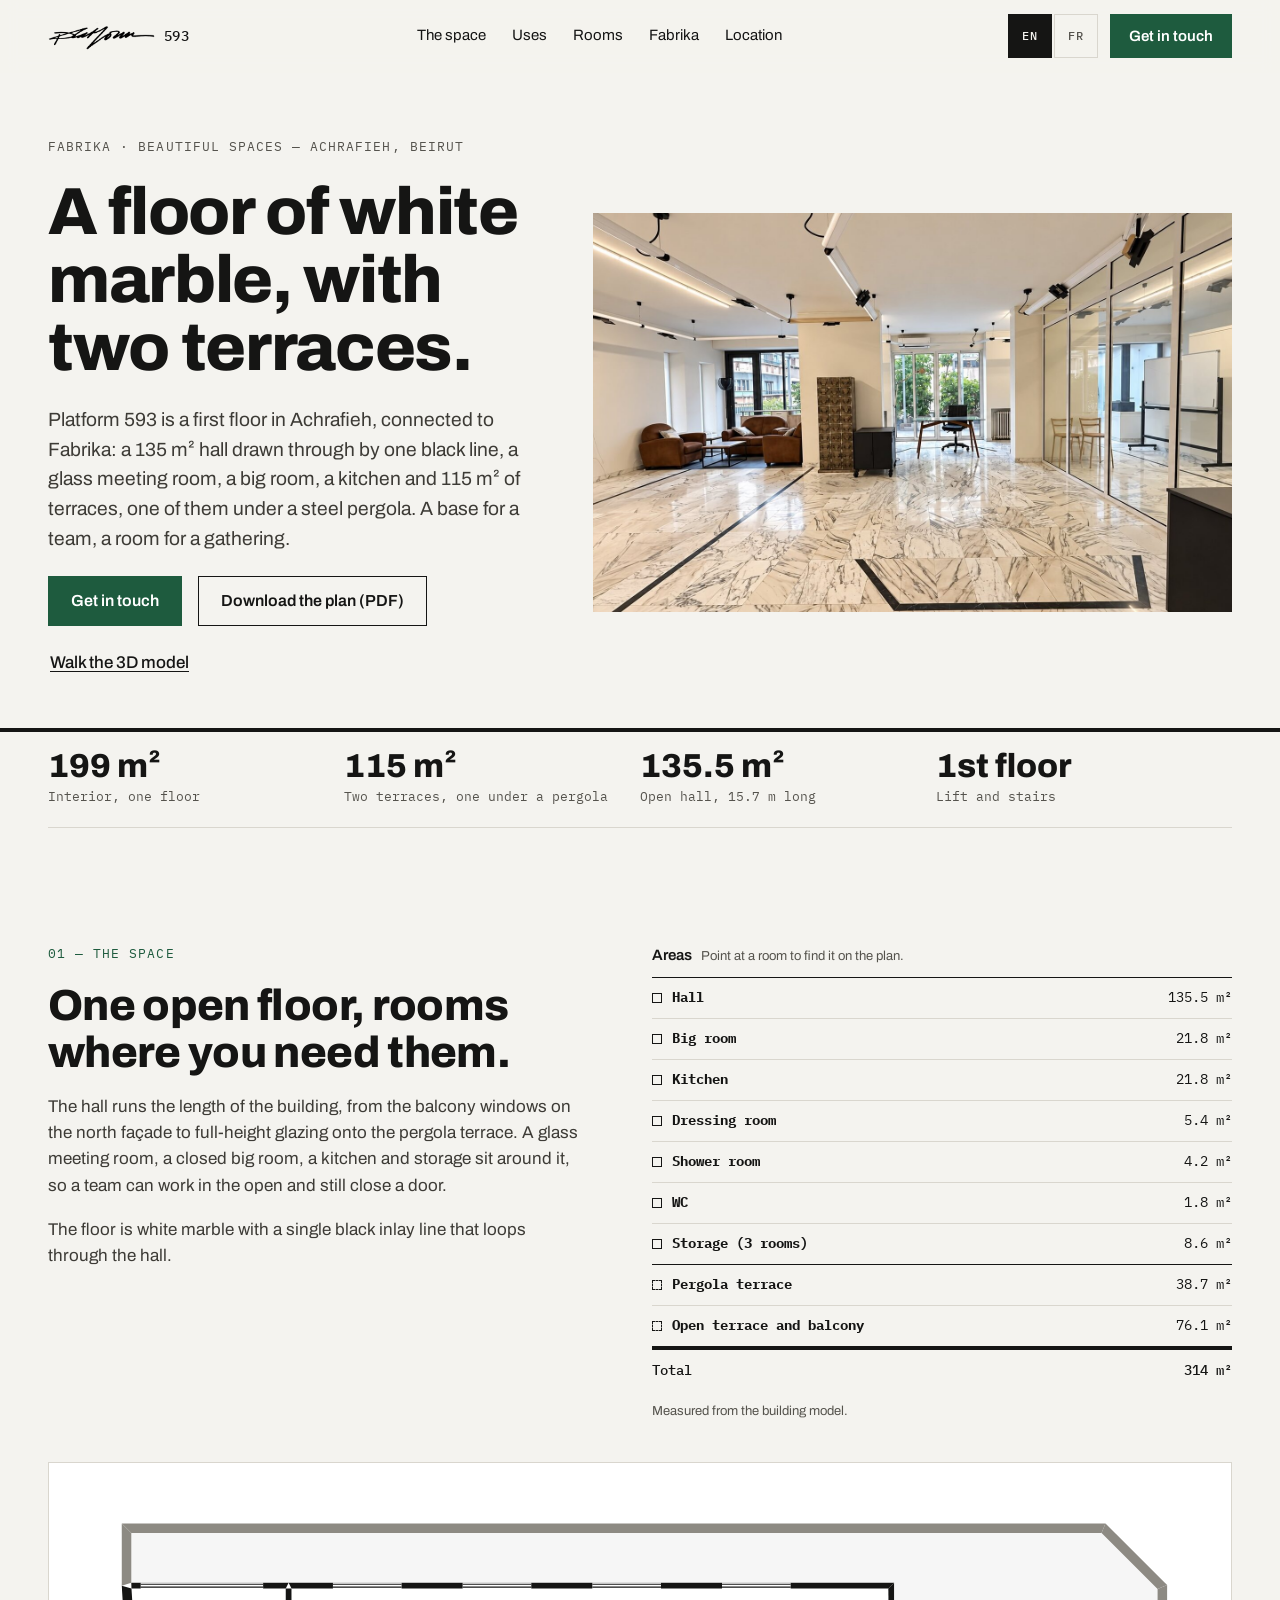
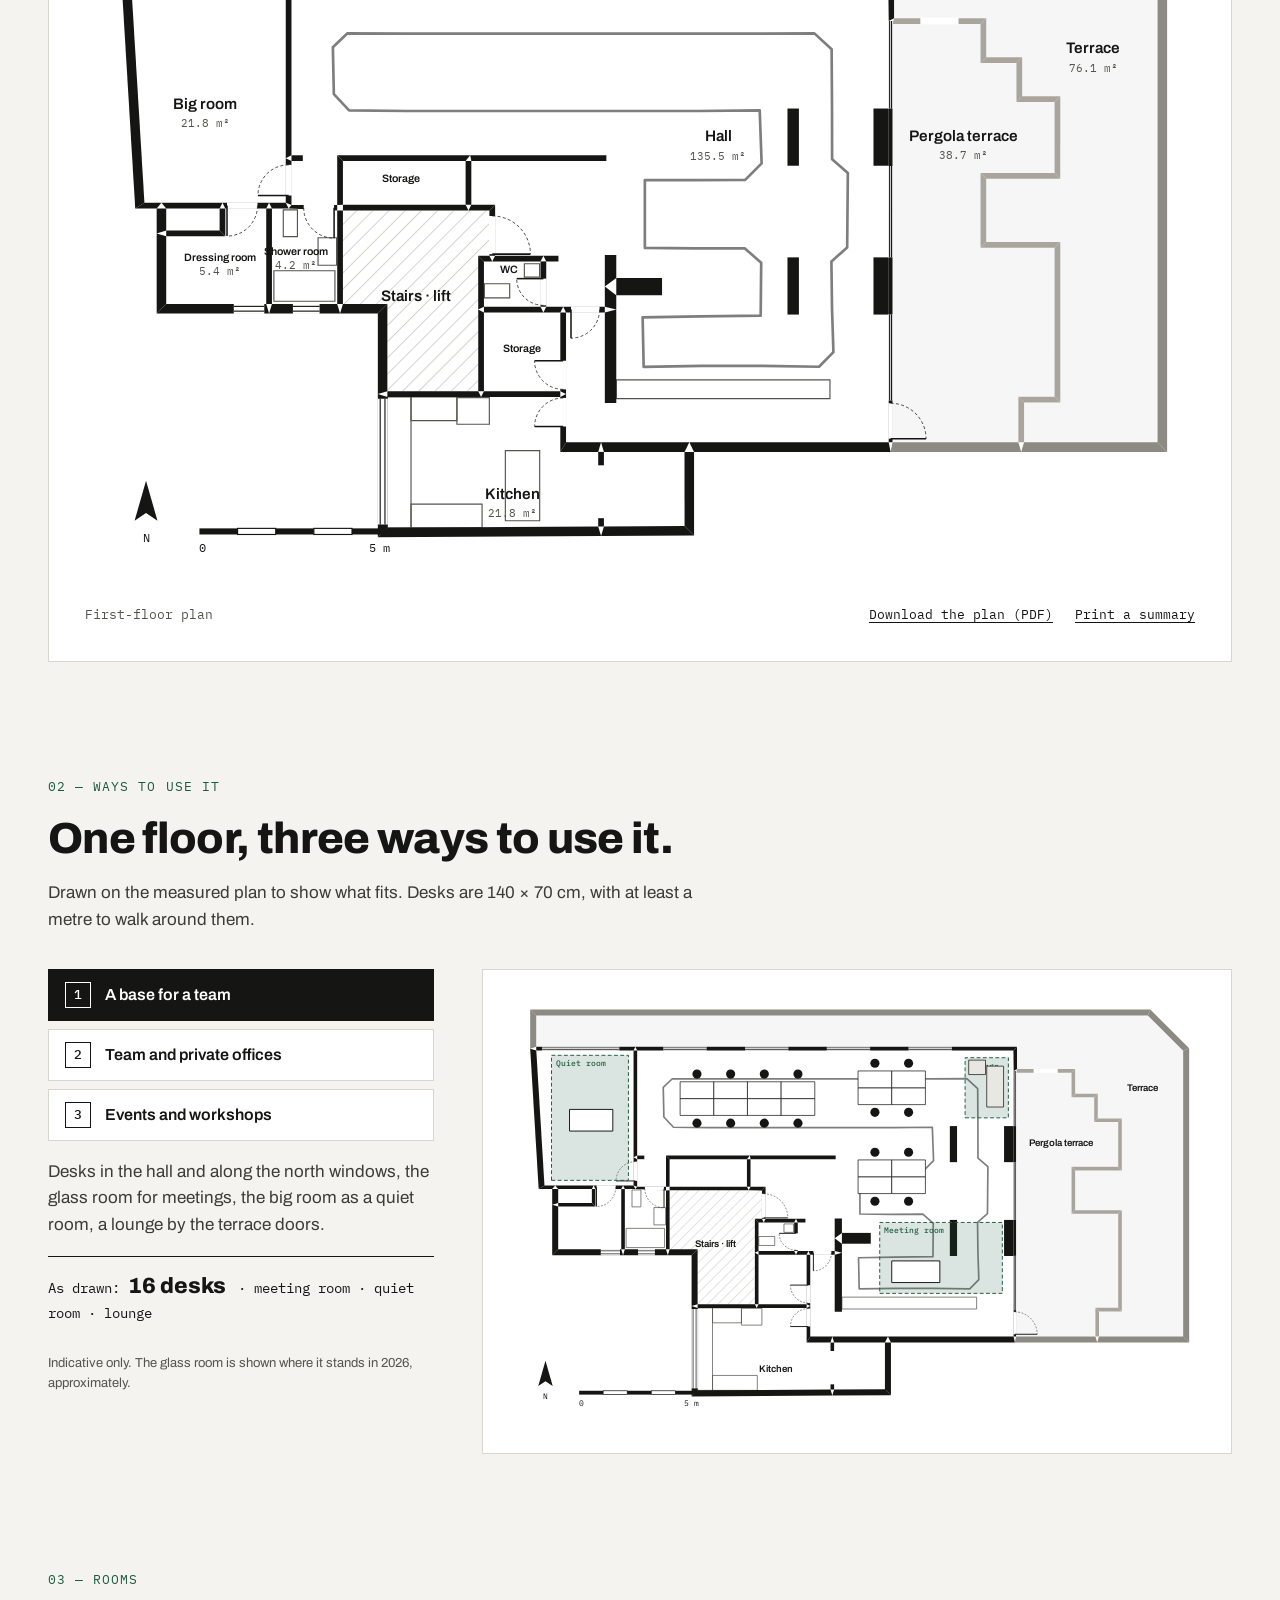
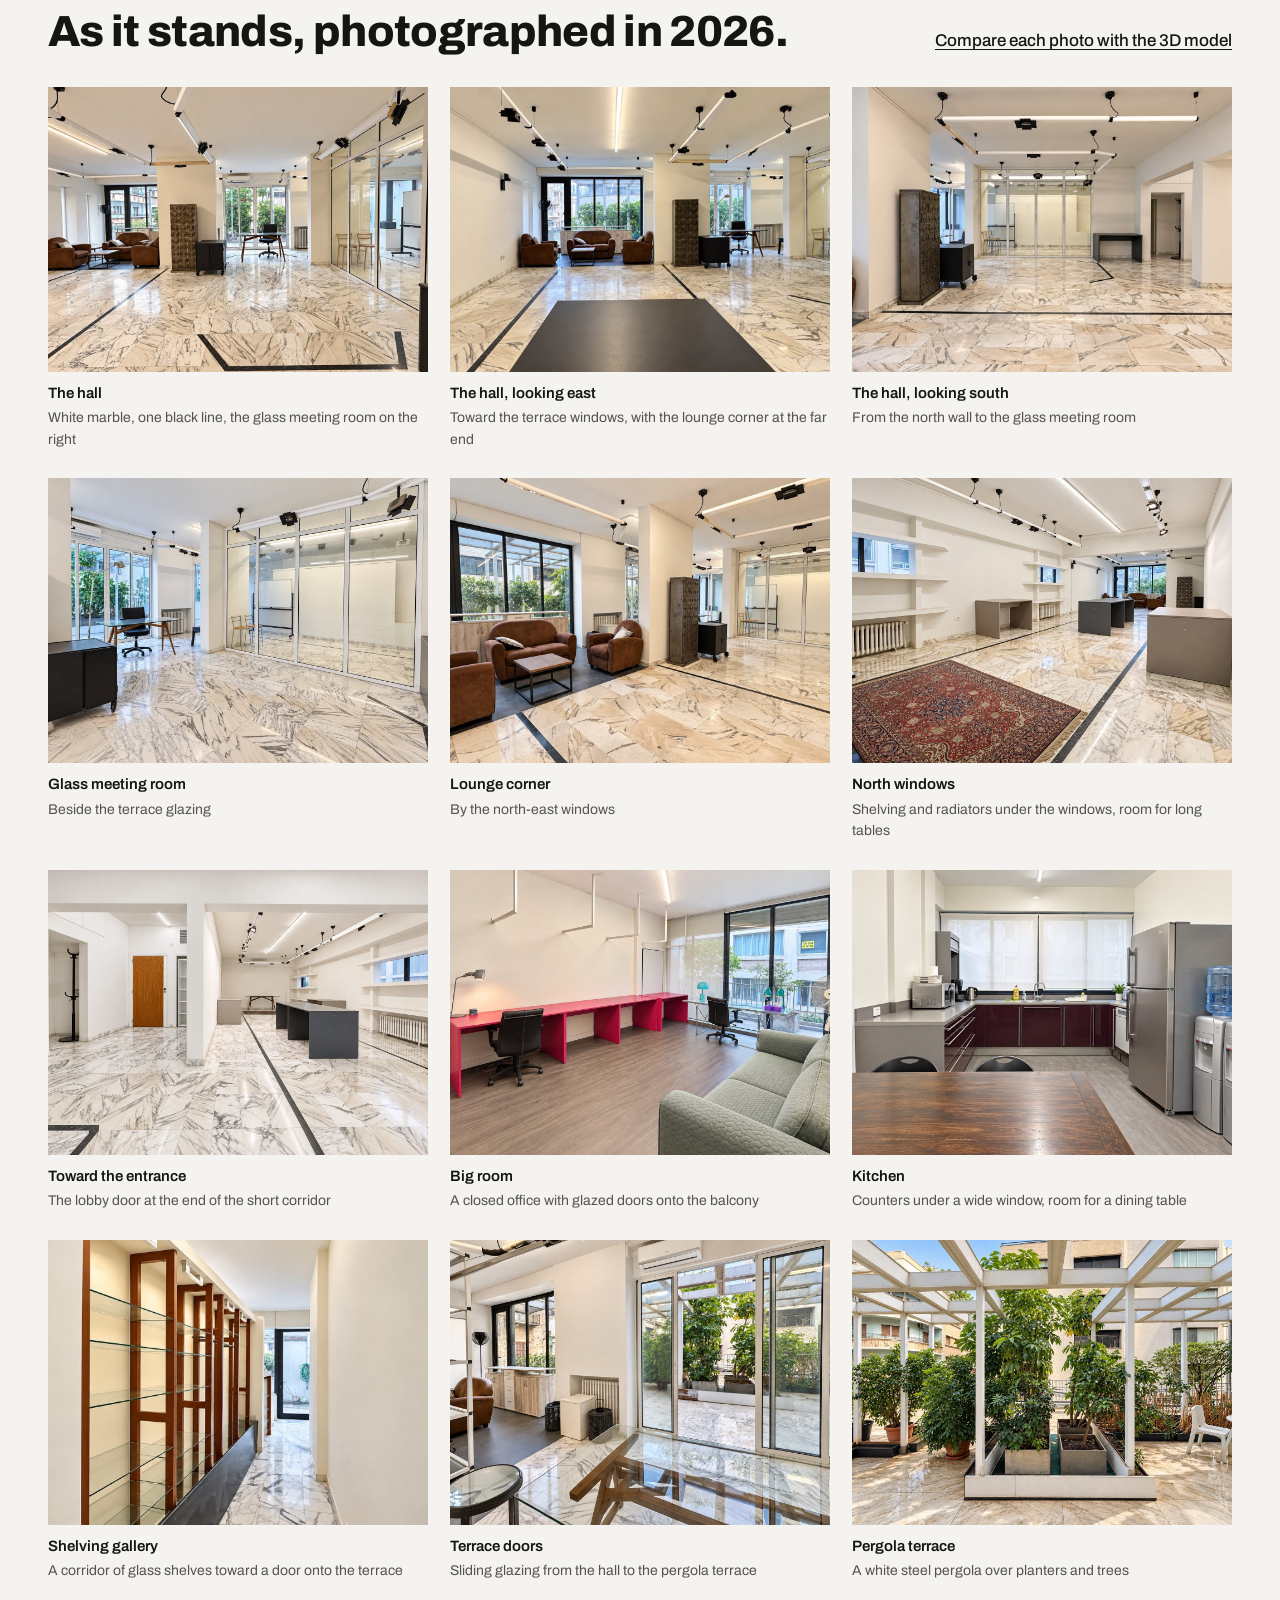
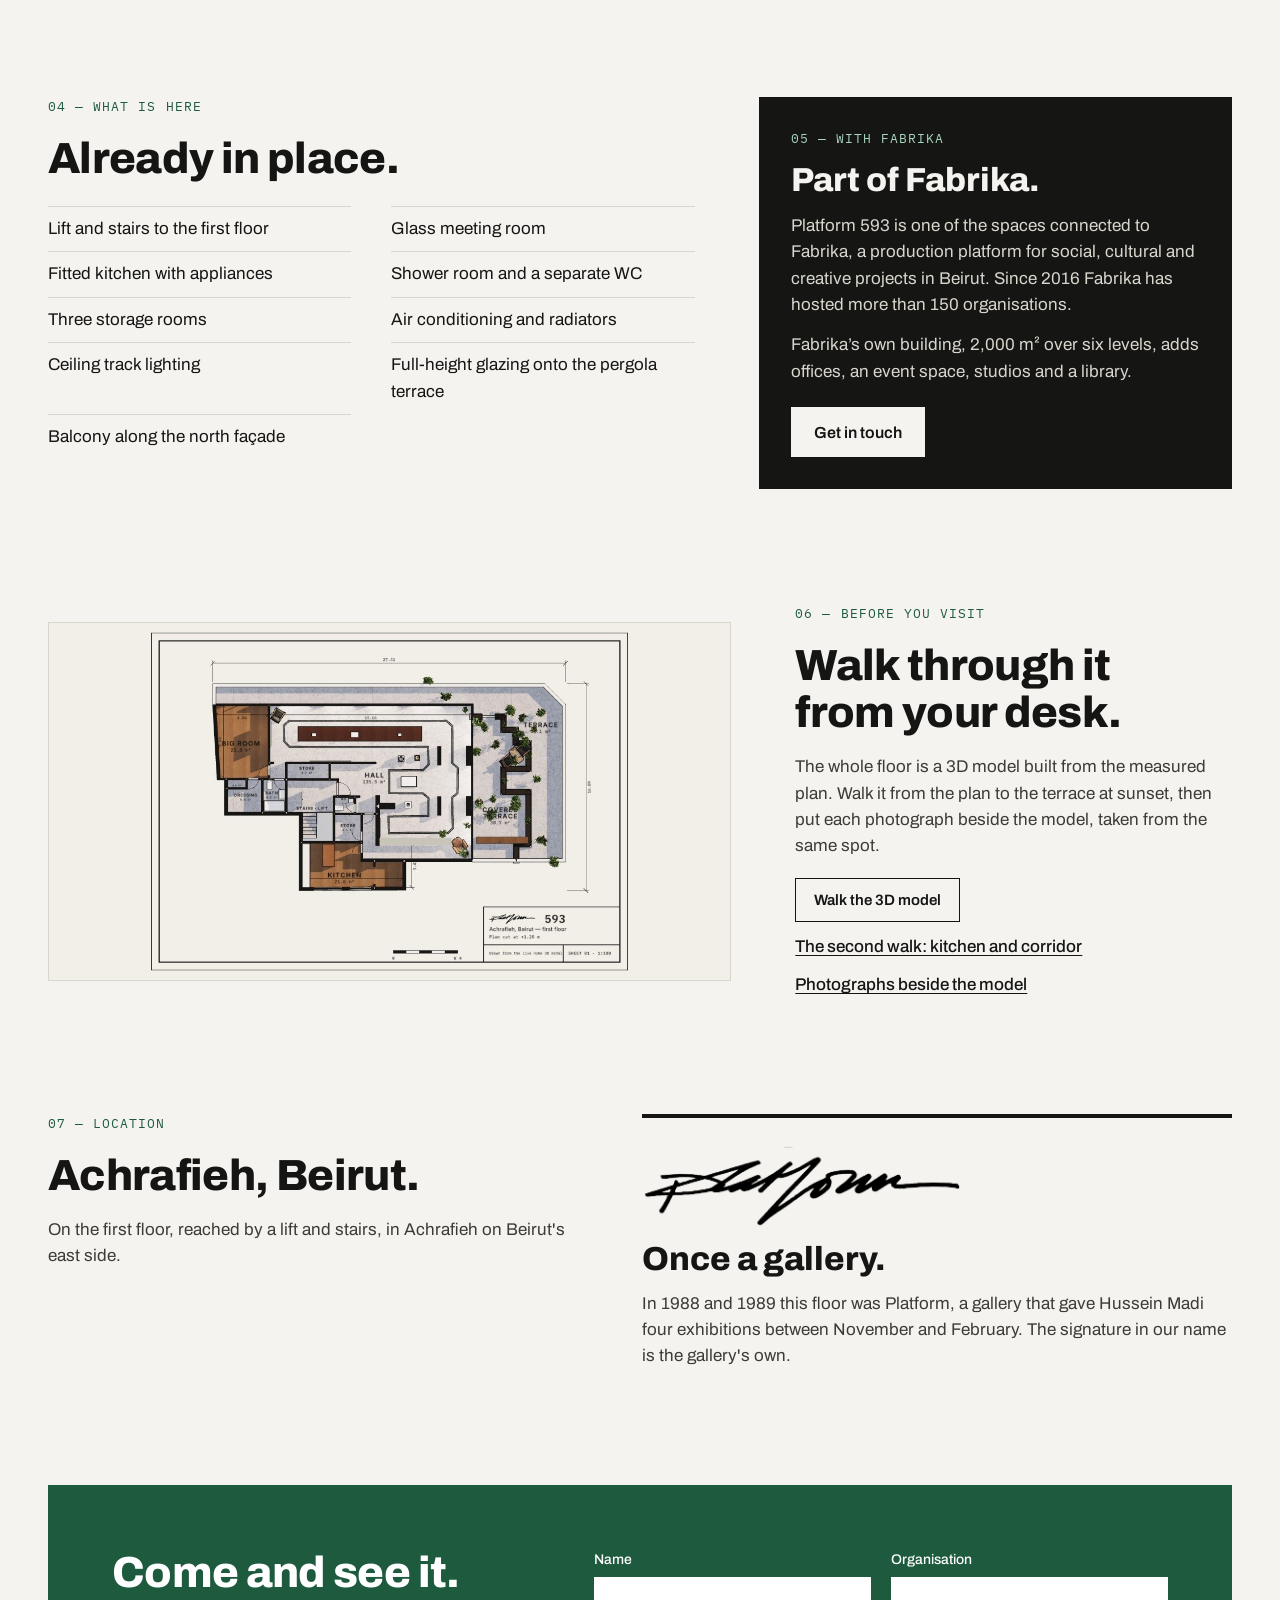
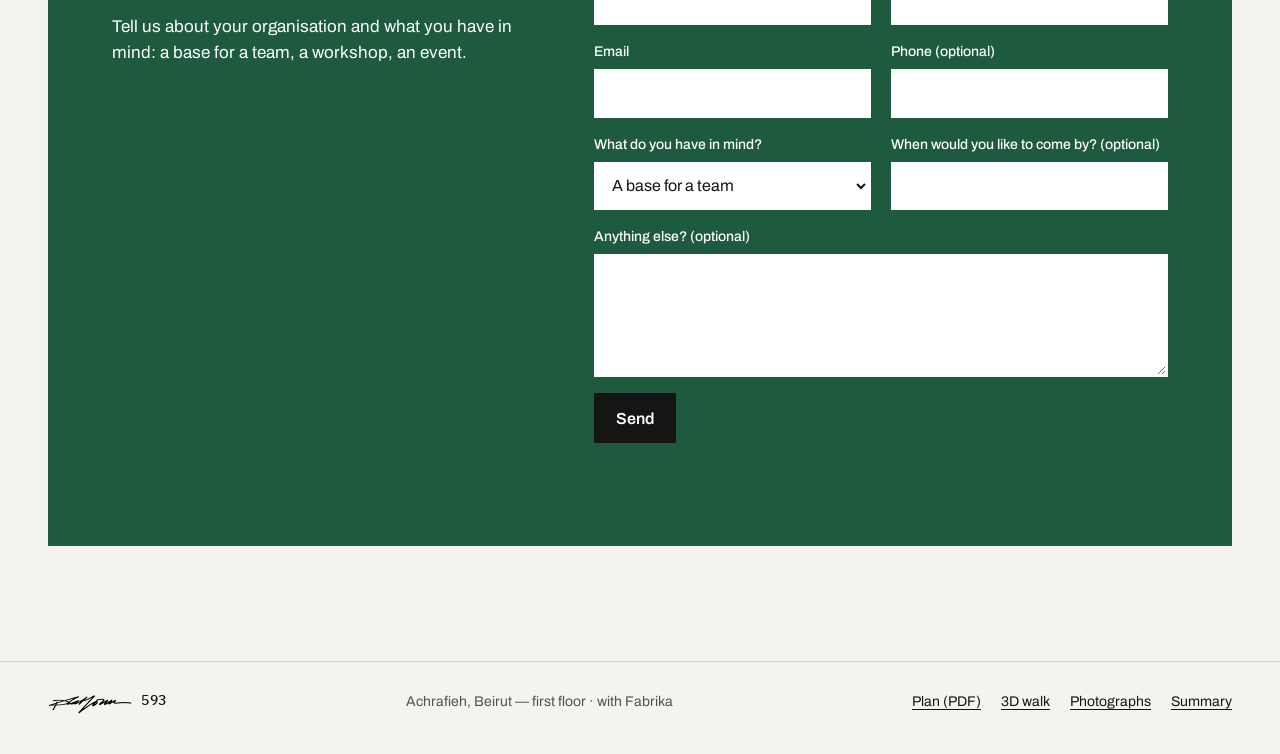
<file: spaces.html>
<!doctype html>
<html lang="en">
<head>
  <meta charset="utf-8">
  <meta name="viewport" content="width=device-width, initial-scale=1, viewport-fit=cover">
  <title>Platform 593 — Beautiful spaces, with Fabrika — Achrafieh, Beirut</title>
  <meta name="description" content="Platform 593, a first floor in Achrafieh, Beirut, connected to Fabrika: a 135 m² hall in white marble, a glass meeting room, a kitchen and 115 m² of terraces, for teams and gatherings.">
  <meta name="theme-color" content="#f4f3ef">
  <meta property="og:type" content="website">
  <meta property="og:title" content="Platform 593 — Beautiful spaces, with Fabrika — Achrafieh, Beirut">
  <meta property="og:description" content="A first floor in Achrafieh: a 135 m² marble hall, a glass meeting room, a kitchen and 115 m² of terraces.">
  <meta property="og:image" content="assets/og-spaces.jpg">
  <link rel="icon" href="data:image/svg+xml,%3Csvg xmlns=%27http://www.w3.org/2000/svg%27 viewBox=%270 0 32 32%27%3E%3Crect width=%2732%27 height=%2732%27 fill=%27%23f2efe8%27/%3E%3Cpath d=%27M7 25V7h18v18%27 fill=%27none%27 stroke=%27%23171614%27 stroke-width=%273%27/%3E%3C/svg%3E">
  <link rel="preconnect" href="https://fonts.googleapis.com">
  <link rel="preconnect" href="https://fonts.gstatic.com" crossorigin>
  <link href="https://fonts.googleapis.com/css2?family=Archivo:wght@400;500;600;800&amp;family=IBM+Plex+Mono:wght@400;500&amp;display=swap" rel="stylesheet">
  <link rel="stylesheet" href="css/spaces.css">
  <script type="module" src="js/spaces.js"></script>
</head>
<body class="ws">
  <a class="skip" href="#main" data-w="skip">Skip to content</a>

  <header class="head">
    <div class="wrap head__in">
      <a class="brand" href="#top" aria-label="Platform 593">
        <img class="brand__sig" src="assets/brand/signature.png" alt="Platform" width="1320" height="347">
        <span class="brand__no">593</span>
      </a>
      <nav class="head__nav" aria-label="Sections">
        <a href="#space" data-w="nav.space">The space</a>
        <a href="#layouts" data-w="nav.layouts">Uses</a>
        <a href="#rooms" data-w="nav.rooms">Rooms</a>
        <a href="#fabrika" data-w="nav.fabrika">Fabrika</a>
        <a href="#location" data-w="nav.location">Location</a>
      </nav>
      <div class="head__end">
        <div class="lang" role="group" aria-label="Language" data-w-aria="langLabel">
          <button type="button" data-lang="en" lang="en" aria-pressed="true">EN</button>
          <button type="button" data-lang="fr" lang="fr" aria-pressed="false">FR</button>
        </div>
        <a class="btn btn--accent" href="#contact" data-w="nav.contact">Get in touch</a>
      </div>
    </div>
  </header>

  <main id="main">
    <section id="top" class="wrap hero">
      <div class="hero__text">
        <p class="eyebrow" data-w="hero.eyebrow">Fabrika · Beautiful spaces — Achrafieh, Beirut</p>
        <h1 class="hero__title" data-w="hero.title">A floor of white marble, with two terraces.</h1>
        <p class="hero__lead" data-w="hero.lead">Platform 593 is a first floor in Achrafieh, connected to Fabrika: a 135 m² hall drawn through by one black line, a glass meeting room, a big room, a kitchen and 115 m² of terraces, one of them under a steel pergola. A base for a team, a room for a gathering.</p>
        <div class="actions">
          <a class="btn btn--accent btn--lg" href="#contact" data-w="hero.contact">Get in touch</a>
          <a class="btn btn--line btn--lg" href="assets/docs/platform-593-plan.pdf" download data-w="hero.plan">Download the plan (PDF)</a>
          <a class="link-walk" href="index.html" data-link="walk" data-w="hero.walk">Walk the 3D model</a>
        </div>
      </div>
      <figure class="hero__photo">
        <img src="assets/photos/01.jpg" srcset="assets/photos/thumbs/01.jpg 360w, assets/photos/01.jpg 1600w" sizes="(max-width: 860px) 100vw, 58vw" width="1600" height="900" fetchpriority="high" alt="The hall: white marble floor with a black inlay line, the glass meeting room on the right and the terrace windows beyond" data-w-alt="hero.photoAlt">
      </figure>
    </section>

    <section class="wrap figures" aria-label="Key figures">
      <div class="fig"><span class="fig__v" data-fig="interior">199 m²</span><span class="fig__k" data-w="figures.interior">Interior, one floor</span></div>
      <div class="fig"><span class="fig__v" data-fig="terraces">115 m²</span><span class="fig__k" data-w="figures.terraces">Two terraces, one under a pergola</span></div>
      <div class="fig"><span class="fig__v" data-fig="hall">135 m²</span><span class="fig__k" data-w="figures.hall">Open hall, 15.7 m long</span></div>
      <div class="fig"><span class="fig__v" data-w="figures.floor">1st floor</span><span class="fig__k" data-w="figures.floorSub">Lift and stairs</span></div>
    </section>

    <section id="space" class="wrap section">
      <div class="split">
        <div class="split__a stack">
          <p class="kicker" data-w="space.kicker">01 — The space</p>
          <h2 class="h2" data-w="space.title">One open floor, rooms where you need them.</h2>
          <p class="body" data-w="space.p1">The hall runs the length of the building, from the balcony windows on the north façade to full-height glazing onto the pergola terrace. A glass meeting room, a closed big room, a kitchen and storage sit around it, so a team can work in the open and still close a door.</p>
          <p class="body" data-w="space.p2">The floor is white marble with a single black inlay line that loops through the hall.</p>
        </div>
        <div class="split__b">
          <table class="areas">
            <caption><span data-w="space.areas">Areas</span> <span class="areas__hint" data-w="space.areasHint">Point at a room to find it on the plan.</span></caption>
            <tbody id="areas-body"></tbody>
            <tfoot><tr><th scope="row" data-w="space.total">Total</th><td id="areas-total">314 m²</td></tr></tfoot>
          </table>
          <p class="small" data-w="space.source">Measured from the building model.</p>
        </div>
      </div>
      <figure class="plan-card">
        <div class="plan" id="plan"></div>
        <figcaption class="plan-card__cap">
          <span data-w="space.planTitle">First-floor plan</span>
          <span class="plan-card__links">
            <a href="assets/docs/platform-593-plan.pdf" download data-w="space.pdf">Download the plan (PDF)</a>
            <button type="button" class="linkish" data-print data-w="space.print">Print a summary</button>
          </span>
        </figcaption>
      </figure>
    </section>

    <section id="layouts" class="wrap section">
      <div class="stack narrow">
        <p class="kicker" data-w="layouts.kicker">02 — Ways to use it</p>
        <h2 class="h2" data-w="layouts.title">One floor, three ways to use it.</h2>
        <p class="body" data-w="layouts.lead">Drawn on the measured plan to show what fits. Desks are 140 × 70 cm, with at least a metre to walk around them.</p>
      </div>
      <div class="layouts">
        <div class="layouts__side">
          <div class="tabs" role="group" aria-label="Choose a layout" data-w-aria="layouts.tabsLabel">
            <button type="button" class="tab" data-layout="studio" aria-pressed="true"><span class="tab__n">1</span><span data-w="layouts.studio.name">A base for a team</span></button>
            <button type="button" class="tab" data-layout="team" aria-pressed="false"><span class="tab__n">2</span><span data-w="layouts.team.name">Team and private offices</span></button>
            <button type="button" class="tab" data-layout="host" aria-pressed="false"><span class="tab__n">3</span><span data-w="layouts.host.name">Events and workshops</span></button>
          </div>
          <p class="body" id="layout-text">Desks in the hall and along the north windows, the glass room for meetings, the big room as a quiet room, a lounge by the terrace doors.</p>
          <p class="layout-count" id="layout-count" aria-live="polite"></p>
          <p class="small" data-w="layouts.note">Indicative only. The glass room is shown where it stands in 2026, approximately.</p>
        </div>
        <div class="plan plan--layout" id="layout-plan"></div>
      </div>
    </section>

    <section id="rooms" class="wrap section">
      <div class="row-head">
        <div class="stack">
          <p class="kicker" data-w="gallery.kicker">03 — Rooms</p>
          <h2 class="h2" data-w="gallery.title">As it stands, photographed in 2026.</h2>
        </div>
        <a href="photos.html" data-link="photos" data-w="gallery.compare">Compare each photo with the 3D model</a>
      </div>
      <ul class="gallery" id="gallery"></ul>
    </section>

    <section id="fabrika" class="wrap section practical">
      <div class="practical__main stack">
        <p class="kicker" data-w="here.kicker">04 — What is here</p>
        <h2 class="h2" data-w="here.title">Already in place.</h2>
        <ul class="rule-list rule-list--cols" id="in-place"></ul>
      </div>
      <aside class="panel" aria-labelledby="fabrika-title">
        <p class="panel__kicker" data-w="fabrika.kicker">05 — With Fabrika</p>
        <h2 class="panel__title" id="fabrika-title" data-w="fabrika.title">Part of Fabrika.</h2>
        <p data-w="fabrika.text">Platform 593 is one of the spaces connected to Fabrika, a production platform for social, cultural and creative projects in Beirut. Since 2016 Fabrika has hosted more than 150 organisations.</p>
        <p data-w="fabrika.more">Fabrika’s own building, 2,000 m² over six levels, adds offices, an event space, studios and a library.</p>
        <div class="panel__actions">
          <a class="btn btn--paper btn--lg" href="#contact" data-w="fabrika.contact">Get in touch</a>
          <a class="panel__link" id="fabrika-link" href="#fabrika" target="_blank" rel="noopener" hidden data-w="fabrika.link">Visit Fabrika</a>
        </div>
      </aside>
    </section>

    <section id="model" class="wrap section model">
      <figure class="model__fig">
        <img src="assets/og.jpg" width="1200" height="630" loading="lazy" alt="The floor drawn as a plan sheet, cut at 1.20 metres" data-w-alt="model.sheetAlt">
      </figure>
      <div class="model__text stack">
        <p class="kicker" data-w="model.kicker">06 — Before you visit</p>
        <h2 class="h2" data-w="model.title">Walk through it from your desk.</h2>
        <p class="body" data-w="model.text">The whole floor is a 3D model built from the measured plan. Walk it from the plan to the terrace at sunset, then put each photograph beside the model, taken from the same spot.</p>
        <div class="actions">
          <a class="btn btn--line" href="index.html" data-link="walk" data-w="model.walk">Walk the 3D model</a>
          <a href="walk2.html" data-link="walk2" data-w="model.walk2">The second walk: kitchen and corridor</a>
          <a href="photos.html" data-link="photos" data-w="model.photos">Photographs beside the model</a>
        </div>
      </div>
    </section>

    <section id="location" class="wrap section location">
      <div class="stack">
        <p class="kicker" data-w="location.kicker">07 — Location</p>
        <h2 class="h2" data-w="location.title">Achrafieh, Beirut.</h2>
        <p class="body" data-w="location.text">On the first floor, reached by a lift and stairs, in Achrafieh on Beirut's east side.</p>
        <p class="body" id="address" hidden></p>
        <p hidden id="map-wrap"><a class="btn btn--line" id="map-link" href="#location" target="_blank" rel="noopener" data-w="location.map">Open in maps</a></p>
      </div>
      <div class="history">
        <img class="history__sig" src="assets/brand/signature.png" alt="" width="1320" height="347">
        <h2 class="history__title" data-w="history.title">Once a gallery.</h2>
        <p class="body" data-w="history.text">In 1988 and 1989 this floor was Platform, a gallery that gave Hussein Madi four exhibitions between November and February. The signature in our name is the gallery's own.</p>
      </div>
    </section>

    <section id="contact" class="wrap section">
      <div class="visit">
        <div class="visit__text stack">
          <h2 class="h2" data-w="contact.title">Come and see it.</h2>
          <p data-w="contact.lead">Tell us about your organisation and what you have in mind: a base for a team, a workshop, an event.</p>
          <ul class="contact" id="contact-list"></ul>
        </div>
        <form class="form" id="contact-form" novalidate>
          <label class="field">
            <span data-w="contact.name">Name</span>
            <input type="text" name="name" autocomplete="name" required>
          </label>
          <label class="field">
            <span data-w="contact.org">Organisation</span>
            <input type="text" name="org" autocomplete="organization">
          </label>
          <label class="field">
            <span data-w="contact.email">Email</span>
            <input type="email" name="email" autocomplete="email" required>
          </label>
          <label class="field">
            <span data-w="contact.phone">Phone (optional)</span>
            <input type="tel" name="phone" autocomplete="tel">
          </label>
          <label class="field">
            <span data-w="contact.plan">What do you have in mind?</span>
            <select name="plan" id="plan-select"></select>
          </label>
          <label class="field">
            <span data-w="contact.when">When would you like to come by? (optional)</span>
            <input type="text" name="when">
          </label>
          <label class="field field--wide">
            <span data-w="contact.message">Anything else? (optional)</span>
            <textarea name="message" rows="4"></textarea>
          </label>
          <div class="form__actions field--wide">
            <button type="submit" class="btn btn--ink btn--lg" data-w="contact.send">Send</button>
            <a class="btn btn--paper btn--lg" id="whatsapp" href="#contact" target="_blank" rel="noopener" hidden data-w="contact.whatsapp">Message on WhatsApp</a>
          </div>
          <p class="form__status field--wide" id="form-status" role="status"></p>
        </form>
      </div>
    </section>
  </main>

  <footer class="foot">
    <div class="wrap foot__in">
      <span class="brand brand--small"><img class="brand__sig" src="assets/brand/signature.png" alt="Platform" width="1320" height="347"><span class="brand__no">593</span></span>
      <span data-w="footer.place">Achrafieh, Beirut — first floor · with Fabrika</span>
      <span class="foot__links">
        <a href="assets/docs/platform-593-plan.pdf" download data-w="footer.plan">Plan (PDF)</a>
        <a href="index.html" data-link="walk" data-w="footer.walk">3D walk</a>
        <a href="photos.html" data-link="photos" data-w="footer.photos">Photographs</a>
        <button type="button" class="linkish" data-print data-w="footer.print">Summary</button>
      </span>
    </div>
  </footer>

  <dialog class="lb" id="lightbox" aria-labelledby="lb-title">
    <figure class="lb__fig">
      <img class="lb__img" id="lb-img" alt="">
      <figcaption class="lb__cap"><strong id="lb-title"></strong><span id="lb-sub"></span><span class="lb__n" id="lb-n"></span></figcaption>
    </figure>
    <div class="lb__bar">
      <button type="button" class="lb__btn" data-lb="prev" aria-label="Previous photo" data-w-aria="gallery.prev">←</button>
      <button type="button" class="lb__btn" data-lb="next" aria-label="Next photo" data-w-aria="gallery.next">→</button>
      <button type="button" class="lb__btn" data-lb="close" aria-label="Close" data-w-aria="gallery.close">×</button>
    </div>
  </dialog>
</body>
</html>
</file>
<file: css/spaces.css>
/* Platform 593 — one of Fabrika's spaces (spaces.html). Marble white, ink, one green from the terrace planting. */
:root {
  --paper: #f4f3ef;
  --white: #ffffff;
  --ink: #151514;
  --ink-2: #3d3b36;
  --muted: #55534d;
  --line: #d9d6ce;
  --wash: #e9e7e1;
  --accent: #1e5b3e;
  --accent-wash: rgba(30, 91, 62, 0.16);
  --sans: Archivo, "Helvetica Neue", Helvetica, sans-serif;
  --mono: "IBM Plex Mono", ui-monospace, Menlo, monospace;
  --gutter: clamp(16px, 4vw, 48px);
  --gap-section: clamp(72px, 9vw, 128px);
}

*, *::before, *::after { box-sizing: border-box; }
html { scroll-behavior: smooth; scroll-padding-top: 88px; }
@media (prefers-reduced-motion: reduce) { html { scroll-behavior: auto; } }
body.ws {
  margin: 0; background: var(--paper); color: var(--ink);
  font-family: var(--sans); font-size: 17px; line-height: 1.55;
  -webkit-font-smoothing: antialiased; text-rendering: optimizeLegibility;
}
img { max-width: 100%; height: auto; display: block; }
a { color: var(--ink); text-underline-offset: 3px; }
a:hover { color: var(--muted); }
:focus-visible { outline: 2px solid var(--accent); outline-offset: 3px; }
button { font: inherit; color: inherit; }
[hidden] { display: none !important; }

.wrap { width: 100%; max-width: 1280px; margin: 0 auto; padding-inline: var(--gutter); }
.section { padding-top: var(--gap-section); }
.stack { display: flex; flex-direction: column; gap: 18px; }
.narrow { max-width: 44em; }
.skip { position: absolute; left: 12px; top: -60px; z-index: 20; background: var(--ink); color: var(--paper); padding: 10px 14px; text-decoration: none; }
.skip:focus { top: 12px; color: var(--paper); }

/* type */
.eyebrow, .kicker { margin: 0; font-family: var(--mono); font-size: 13px; letter-spacing: 0.08em; text-transform: uppercase; color: var(--muted); }
.kicker { color: var(--accent); }
.h2 { margin: 0; font-weight: 800; font-size: clamp(30px, 3.4vw, 46px); line-height: 1.08; letter-spacing: -0.015em; text-wrap: balance; }
.h3 { margin: 0 0 6px; font-size: 16px; font-weight: 600; }
.body { margin: 0; color: var(--ink-2); max-width: 38em; }
.small { margin: 10px 0 0; font-size: 13px; color: var(--muted); }

/* buttons */
.btn {
  display: inline-flex; align-items: center; justify-content: center; gap: 8px;
  min-height: 44px; padding: 10px 18px; border: 1.5px solid transparent;
  font-weight: 600; font-size: 15px; text-decoration: none; cursor: pointer; line-height: 1.2;
}
.btn--lg { min-height: 50px; padding: 13px 22px; font-size: 16px; }
.btn--accent { background: var(--accent); color: var(--white); }
.btn--accent:hover { background: #164a31; color: var(--white); }
.btn--line { border-color: var(--ink); color: var(--ink); background: transparent; }
.btn--line:hover { background: var(--ink); color: var(--paper); }
.btn--ink { background: var(--ink); color: var(--white); border: 0; }
.btn--ink:hover { background: #2c2b28; color: var(--white); }
.btn--paper { background: var(--paper); color: var(--ink); }
.btn--paper:hover { background: var(--white); color: var(--ink); }
.linkish { background: none; border: 0; padding: 0; text-decoration: underline; text-underline-offset: 3px; cursor: pointer; }
.linkish:hover { color: var(--muted); }
.actions { display: flex; flex-wrap: wrap; align-items: center; gap: 12px 16px; }
.link-walk { font-weight: 500; padding: 12px 2px; }

/* header */
.head { position: sticky; top: 0; z-index: 10; background: rgba(244, 243, 239, 0.94); backdrop-filter: blur(8px); border-bottom: 1px solid transparent; }
.head__in { display: flex; flex-wrap: wrap; align-items: center; justify-content: space-between; gap: 10px 28px; padding-block: 14px; }
.brand { display: inline-flex; align-items: flex-end; gap: 9px; text-decoration: none; color: var(--ink); }
.brand__sig { height: 28px; width: auto; }
.brand__no { font-family: var(--mono); font-weight: 500; font-size: 14px; letter-spacing: 0.06em; padding-bottom: 2px; }
.brand--small .brand__sig { height: 22px; }
.head__nav { display: flex; flex-wrap: wrap; gap: 6px 26px; font-size: 15px; }
.head__nav a { text-decoration: none; padding: 10px 0; }
.head__nav a:hover { text-decoration: underline; }
.head__end { display: flex; align-items: center; gap: 12px; }
.lang { display: flex; gap: 2px; }
.lang button {
  font: 500 12px/1 var(--mono); letter-spacing: 0.08em; min-width: 44px; min-height: 44px;
  background: transparent; border: 1px solid var(--line); color: var(--muted); cursor: pointer;
}
.lang button[aria-pressed="true"] { background: var(--ink); border-color: var(--ink); color: var(--paper); }
@media (max-width: 980px) { .head__nav { display: none; } }
@media (max-width: 420px) { .head__end .btn { padding-inline: 12px; font-size: 14px; } .brand__sig { height: 24px; } }

/* hero */
.hero { display: flex; flex-wrap: wrap; align-items: center; gap: 40px 56px; padding-top: clamp(24px, 5vw, 64px); }
.hero__text { flex: 1 1 400px; min-width: 0; display: flex; flex-direction: column; gap: 22px; }
.hero__title { margin: 0; font-weight: 800; font-size: clamp(40px, 5.2vw, 72px); line-height: 1.02; letter-spacing: -0.02em; text-wrap: balance; }
.hero__lead { margin: 0; font-size: clamp(17px, 1.5vw, 20px); color: var(--ink-2); max-width: 34em; }
.hero__photo { flex: 1.35 1 520px; min-width: 0; margin: 0; }
.hero__photo img { width: 100%; aspect-ratio: 16 / 10; object-fit: cover; }

/* key figures */
.figures { display: grid; grid-template-columns: repeat(auto-fit, minmax(170px, 1fr)); margin-top: 40px; border-top: 4px solid var(--ink); }
@media (min-width: 900px) { .figures { grid-template-columns: repeat(4, minmax(0, 1fr)); } }
.fig { display: flex; flex-direction: column; gap: 4px; padding: 18px 20px 20px 0; border-bottom: 1px solid var(--line); }
.fig__v { font-weight: 800; font-size: clamp(28px, 2.6vw, 34px); line-height: 1; }
.fig__k { font-family: var(--mono); font-size: 13px; color: var(--muted); }

/* the space */
.split { display: flex; flex-wrap: wrap; gap: 32px 64px; margin-bottom: 40px; }
.split__a { flex: 1 1 380px; min-width: 0; }
.split__b { flex: 1 1 420px; min-width: 0; }
.areas { width: 100%; border-collapse: collapse; font-family: var(--mono); font-size: 14px; }
.areas caption { text-align: left; padding-bottom: 10px; font-family: var(--sans); font-weight: 600; font-size: 15px; }
.areas__hint { font-weight: 400; color: var(--muted); font-size: 13px; margin-left: 6px; }
.areas th, .areas td { padding: 0; border-top: 1px solid var(--line); }
.areas tbody tr:first-child th, .areas tbody tr:first-child td { border-top: 1px solid var(--ink); }
.areas tr.first-out th, .areas tr.first-out td { border-top: 1px solid var(--ink); }
.areas td { text-align: right; padding-block: 9px; white-space: nowrap; }
.areas tfoot th, .areas tfoot td { border-top: 4px solid var(--ink); padding-block: 10px; font-weight: 500; text-align: left; }
.areas tfoot td { text-align: right; }
.room-btn {
  width: 100%; min-height: 40px; padding: 9px 8px 9px 0; text-align: left; background: none; border: 0;
  font: inherit; cursor: pointer; display: flex; align-items: center; gap: 10px;
}
.room-btn::before { content: ""; width: 10px; height: 10px; border: 1px solid var(--ink); flex: none; }
.room-btn.is-out::before { border-style: dashed; }
.room-btn:hover, .room-btn.is-on { color: var(--accent); }
.room-btn.is-on::before, .room-btn:hover::before { background: var(--accent); border-color: var(--accent); }

.plan-card { margin: 0; background: var(--white); border: 1px solid var(--line); padding: clamp(12px, 3vw, 36px); }
.plan-card__cap { display: flex; flex-wrap: wrap; justify-content: space-between; gap: 8px 24px; padding-top: 16px; font-family: var(--mono); font-size: 13px; color: var(--muted); }
.plan-card__links { display: flex; flex-wrap: wrap; gap: 8px 22px; }
.plan-card__links a, .plan-card__links .linkish { color: var(--ink); font-family: var(--mono); font-size: 13px; }

/* the plan, drawn from the model (js/spaces.js) */
.plan svg { width: 100%; height: auto; display: block; overflow: visible; }
.plan .room { fill: transparent; transition: fill 0.15s; }
.plan .room--live { cursor: pointer; }
.plan .room--live:hover, .plan .room.is-on { fill: var(--accent-wash); }
.plan .room--out { fill: rgba(21, 21, 20, 0.035); }
.plan .room--out.is-on, .plan .room--out.room--live:hover { fill: var(--accent-wash); }
.plan .wall { fill: var(--ink); }
.plan .wall--parapet { fill: #8d8a83; }
.plan .wall--planter { fill: #a9a59c; }
.plan .gap { fill: var(--white); }
.plan .win { stroke: var(--ink); stroke-width: 0.03; fill: none; }
.plan .leaf { stroke: var(--ink); stroke-width: 0.04; fill: none; }
.plan .swing { stroke: var(--ink); stroke-width: 0.02; fill: none; stroke-dasharray: 0.08 0.06; }
.plan .fix { fill: none; stroke: var(--muted); stroke-width: 0.03; }
.plan .inlay { fill: none; stroke: var(--ink); stroke-width: 0.07; stroke-linejoin: round; opacity: 0.55; }
.plan .label { font-family: var(--sans); font-weight: 600; font-size: 0.4px; fill: var(--ink); text-anchor: middle; pointer-events: none; }
.plan .label--area { font-family: var(--mono); font-weight: 400; font-size: 0.3px; fill: var(--muted); }
.plan .label--small { font-size: 0.28px; }
.plan .north, .plan .scale { fill: var(--ink); font-family: var(--mono); font-size: 0.32px; }
.plan .scale-bar { fill: var(--ink); }
.plan .scale-bar--w { fill: var(--white); stroke: var(--ink); stroke-width: 0.03; }
.plan .hatch-line { stroke: #c9c5bc; stroke-width: 0.04; }
.plan--layout .room--live { cursor: default; }
.plan .desk { fill: var(--white); stroke: var(--ink); stroke-width: 0.03; }
.plan .chair { fill: var(--ink); }
.plan .tbl { fill: var(--white); stroke: var(--ink); stroke-width: 0.04; }
.plan .sofa { fill: var(--wash); stroke: var(--ink); stroke-width: 0.03; }
.plan .zone { fill: var(--accent-wash); stroke: var(--accent); stroke-width: 0.04; stroke-dasharray: 0.16 0.1; }
.plan .zone-label { font-family: var(--mono); font-size: 0.32px; fill: var(--accent); text-anchor: start; font-weight: 500; pointer-events: none; }

/* phones: the plan keeps a readable scale and scrolls sideways */
@media (max-width: 700px) {
  .plan { overflow-x: auto; -webkit-overflow-scrolling: touch; }
  .plan svg { min-width: 680px; }
  .plan-card { padding: 10px; }
}

/* layouts */
.layouts { display: flex; flex-wrap: wrap; gap: 32px 48px; margin-top: 36px; align-items: flex-start; }
.layouts__side { flex: 1 1 300px; min-width: 0; display: flex; flex-direction: column; gap: 18px; }
.plan--layout { flex: 2.2 1 560px; min-width: 0; background: var(--white); border: 1px solid var(--line); padding: clamp(10px, 2vw, 24px); }
.tabs { display: flex; flex-direction: column; gap: 8px; }
.tab {
  display: flex; align-items: center; gap: 14px; min-height: 52px; padding: 10px 16px; text-align: left;
  background: var(--white); border: 1px solid var(--line); cursor: pointer; font-weight: 600; font-size: 16px;
}
.tab__n { font-family: var(--mono); font-weight: 500; font-size: 13px; width: 26px; height: 26px; display: inline-flex; align-items: center; justify-content: center; border: 1px solid currentColor; flex: none; }
.tab:hover { border-color: var(--ink); }
.tab[aria-pressed="true"] { background: var(--ink); color: var(--white); border-color: var(--ink); }
.layout-count { margin: 0; font-family: var(--mono); font-size: 14px; border-top: 1px solid var(--ink); padding-top: 12px; }
.layout-count strong { font-family: var(--sans); font-weight: 800; font-size: 22px; margin-right: 4px; }

/* gallery */
.row-head { display: flex; flex-wrap: wrap; justify-content: space-between; align-items: flex-end; gap: 16px 40px; margin-bottom: 32px; }
.row-head > a { font-weight: 500; }
.gallery { list-style: none; margin: 0; padding: 0; display: grid; grid-template-columns: repeat(auto-fill, minmax(min(100%, 290px), 1fr)); gap: 28px 22px; }
.shot { display: flex; flex-direction: column; gap: 10px; width: 100%; padding: 0; background: none; border: 0; text-align: left; cursor: zoom-in; }
.shot img { width: 100%; aspect-ratio: 4 / 3; object-fit: cover; transition: opacity 0.2s; }
.shot:hover img { opacity: 0.88; }
.shot__cap { display: flex; flex-direction: column; gap: 2px; }
.shot__t { font-weight: 600; font-size: 15px; }
.shot__s { font-size: 14px; color: var(--muted); }
@media (max-width: 560px) {
  .gallery { grid-template-columns: repeat(2, minmax(0, 1fr)); gap: 20px 12px; }
  .shot__t { font-size: 14px; }
  .shot__s { font-size: 13px; }
}

/* what is here, and Fabrika */
.practical { display: flex; flex-wrap: wrap; gap: 40px 64px; align-items: flex-start; }
.practical__main { flex: 1.4 1 460px; min-width: 0; }
.cols { display: grid; grid-template-columns: repeat(auto-fit, minmax(min(100%, 240px), 1fr)); gap: 24px 40px; margin-top: 6px; }
.rule-list { list-style: none; margin: 0; padding: 0; display: flex; flex-direction: column; }
.rule-list li { border-top: 1px solid var(--line); padding: 9px 0; }
.rule-list--cols { display: grid; grid-template-columns: repeat(auto-fit, minmax(min(100%, 240px), 1fr)); column-gap: 40px; margin-top: 6px; }
.panel { flex: 1 1 340px; min-width: 0; background: var(--ink); color: var(--paper); padding: 32px; display: flex; flex-direction: column; gap: 14px; }
.panel p { margin: 0; color: #d9d6ce; }
.panel__kicker { font-family: var(--mono); font-size: 13px; letter-spacing: 0.08em; text-transform: uppercase; color: #a8d5bd !important; }
.panel__title { margin: 0; font-size: clamp(26px, 2.6vw, 34px); font-weight: 800; line-height: 1.08; color: var(--paper); }
.panel__actions { display: flex; flex-wrap: wrap; align-items: center; gap: 12px 20px; margin-top: 8px; }
.panel__link { color: var(--paper); font-weight: 500; }
.panel__link:hover { color: #ffffff; }
.panel :focus-visible { outline-color: var(--paper); }

/* the 3D model */
.model { display: flex; flex-wrap: wrap; gap: 32px 64px; align-items: center; }
.model__fig { flex: 1.4 1 520px; min-width: 0; margin: 0; border: 1px solid var(--line); }
.model__text { flex: 1 1 320px; min-width: 0; }
.model__text .actions a:not(.btn) { font-weight: 500; }

/* location and history */
.location { display: flex; flex-wrap: wrap; gap: 48px 64px; }
.location > .stack { flex: 1 1 360px; min-width: 0; }
.history { flex: 1 1 420px; min-width: 0; border-top: 4px solid var(--ink); padding-top: 26px; display: flex; flex-direction: column; gap: 14px; }
.history__sig { width: min(320px, 70%); }
.history__title { margin: 0; font-weight: 800; font-size: clamp(26px, 2.6vw, 36px); line-height: 1.05; }

/* booking */
.visit { background: var(--accent); color: var(--white); padding: clamp(24px, 5vw, 64px); display: flex; flex-wrap: wrap; gap: 32px 64px; margin-bottom: var(--gap-section); }
.visit__text { flex: 1 1 300px; min-width: 0; }
.visit__text p { margin: 0; }
.visit a { color: var(--white); }
.contact { list-style: none; margin: 8px 0 0; padding: 0; display: flex; flex-direction: column; gap: 6px; font-family: var(--mono); font-size: 15px; }
.form { flex: 1.3 1 420px; min-width: 0; display: grid; grid-template-columns: repeat(auto-fit, minmax(min(100%, 220px), 1fr)); gap: 16px 20px; }
.field { display: flex; flex-direction: column; gap: 6px; font-size: 14px; font-weight: 500; }
.field--wide { grid-column: 1 / -1; }
.field input, .field select, .field textarea {
  font: inherit; font-weight: 400; font-size: 16px; min-height: 48px; padding: 10px 12px;
  border: 2px solid transparent; background: var(--white); color: var(--ink); border-radius: 0;
}
.field textarea { resize: vertical; min-height: 110px; }
.field input:focus-visible, .field select:focus-visible, .field textarea:focus-visible { outline: 2px solid var(--white); outline-offset: 2px; }
.field input[aria-invalid="true"] { border-color: #f2c230; }
.form__actions { display: flex; flex-wrap: wrap; gap: 12px; }
.form__status { margin: 0; min-height: 1.5em; font-size: 15px; }
.visit :focus-visible { outline-color: var(--white); }

/* footer */
.foot { border-top: 1px solid var(--line); }
.foot__in { display: flex; flex-wrap: wrap; justify-content: space-between; align-items: center; gap: 16px 32px; padding-block: 28px 40px; font-size: 14px; color: var(--muted); }
.foot__links { display: flex; flex-wrap: wrap; gap: 8px 20px; }
.foot__links a, .foot__links .linkish { color: var(--ink); }

/* lightbox */
.lb { width: min(1200px, calc(100vw - 24px)); max-height: calc(100dvh - 24px); padding: 0; border: 0; background: var(--ink); color: var(--paper); }
.lb::backdrop { background: rgba(10, 10, 9, 0.82); }
.lb__fig { margin: 0; }
.lb__img { width: 100%; max-height: calc(100dvh - 150px); object-fit: contain; background: #000; }
.lb__cap { display: flex; flex-wrap: wrap; align-items: baseline; gap: 4px 14px; padding: 14px 18px 0; }
.lb__cap strong { font-size: 17px; }
.lb__n { margin-left: auto; font-family: var(--mono); font-size: 13px; color: #bdb9b0; }
.lb__bar { display: flex; justify-content: flex-end; gap: 6px; padding: 12px 18px 16px; }
.lb__btn { min-width: 48px; min-height: 44px; background: transparent; border: 1px solid #5d5a53; color: var(--paper); font: 500 18px/1 var(--mono); cursor: pointer; }
.lb__btn:hover { border-color: var(--paper); }
.lb :focus-visible { outline-color: var(--paper); }

/* print: a spec sheet for agents and boards */
@media print {
  @page { size: A4; margin: 14mm; }
  body.ws { background: #fff; font-size: 10.5pt; }
  .skip, .head__nav, .head__end, .actions, #layouts, #rooms, .model, #contact, .foot, .lb, .plan-card__links, .areas__hint, .history__sig, #map-wrap { display: none !important; }
  .head { position: static; background: none; }
  .wrap { max-width: none; padding: 0; }
  .section { padding-top: 8mm; }
  .hero { gap: 6mm; padding-top: 0; }
  .hero__photo img { aspect-ratio: 16 / 7; }
  .hero__title { font-size: 26pt; }
  .figures { margin-top: 6mm; }
  .fig__v { font-size: 18pt; }
  .split { margin-bottom: 6mm; }
  .plan-card { break-inside: avoid; border: 0; padding: 0; }
  .practical, .location { break-inside: avoid; }
  .panel { background: none; color: var(--ink); border: 1px solid var(--ink); padding: 5mm; }
  .panel p { color: var(--ink-2); }
  .panel__title { color: var(--ink); font-size: 14pt; }
  .panel__kicker { color: var(--accent) !important; }
  .panel__actions { display: none; }
  .room-btn::before { display: none; }
  a { text-decoration: none; }
  body.ws { font-size: 9.5pt; line-height: 1.45; }
  .h2 { font-size: 16pt; }
  .stack { gap: 3mm; }
  .hero__photo img { aspect-ratio: 16 / 6; }
  .figures { grid-template-columns: repeat(4, minmax(0, 1fr)); }
  .fig { padding: 3mm 3mm 3mm 0; }
  .fig__k { font-size: 7.5pt; }
  .section { padding-top: 6mm; }
  .split { display: grid; grid-template-columns: 1fr 1.1fr; gap: 8mm; margin-bottom: 4mm; }
  .areas { font-size: 8.5pt; }
  .areas td { padding-block: 4px; }
  .room-btn { min-height: 0; padding: 4px 0; }
  .practical, .location { flex-wrap: nowrap; gap: 8mm; }
  .practical__main, .location > .stack, .history { flex: 1 1 0; }
  .panel { flex: 0 0 40%; gap: 2mm; }
  .rule-list li { padding: 4px 0; }
}
</file>
